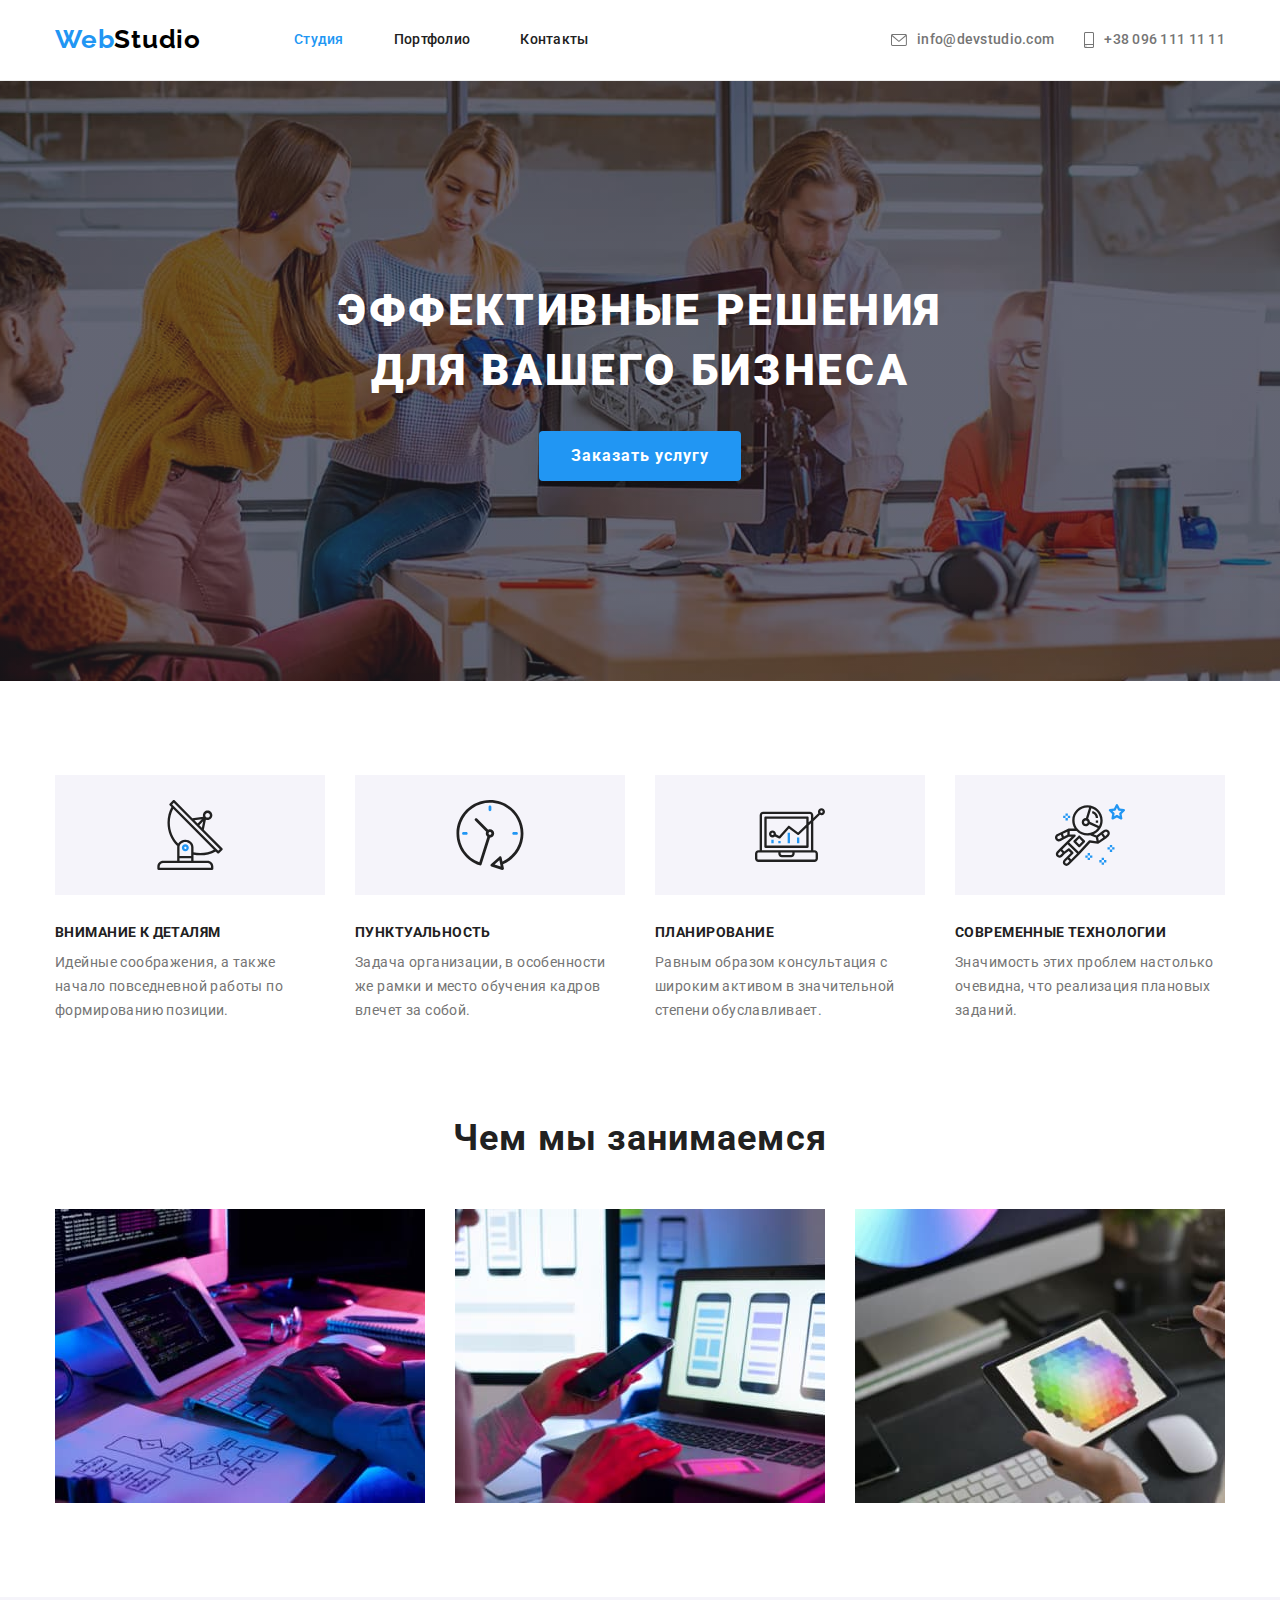
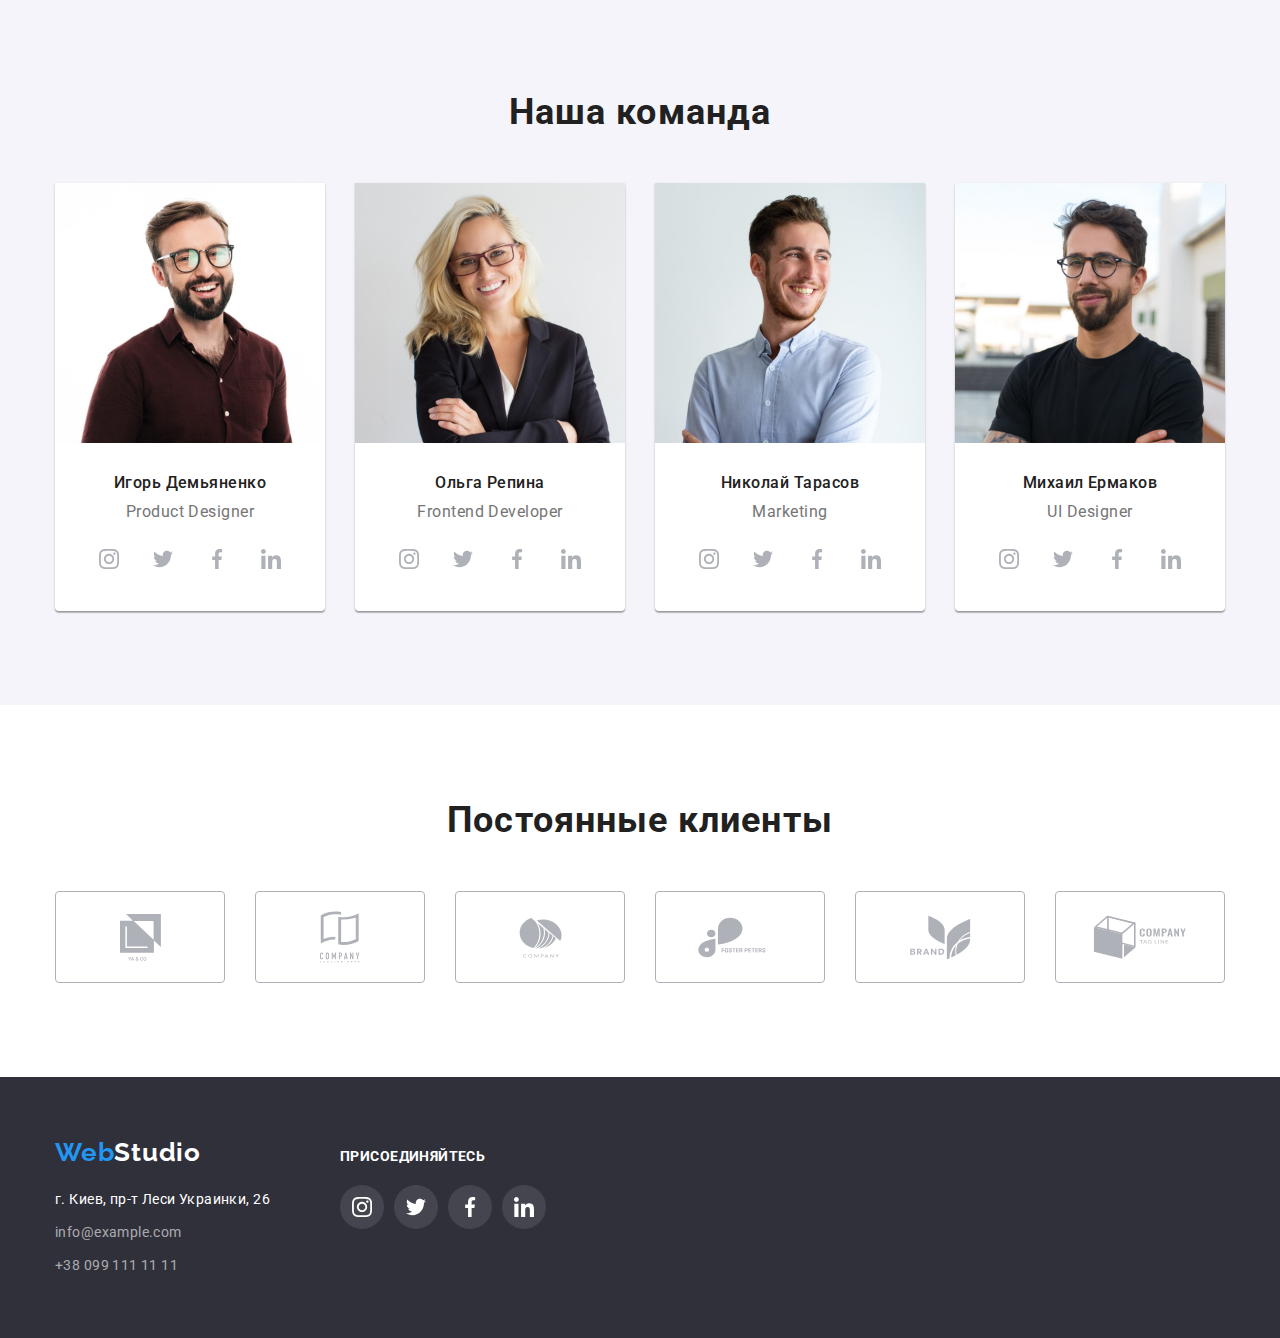
<file: index.html>
<!DOCTYPE html>
<html lang="ru">
  <head>
    <meta charset="UTF-8" />
    <meta http-equiv="X-UA-Compatible" content="IE=edge" />
    <meta name="viewport" content="width=device-width, initial-scale=1.0" />
    <title>Document</title>
    <link rel="preconnect" href="https://fonts.googleapis.com" />
    <link rel="preconnect" href="https://fonts.gstatic.com" crossorigin />
    <link
      href="https://fonts.googleapis.com/css2?family=Raleway:wght@700&family=Roboto:wght@400;500;700;900&display=swap"
      rel="stylesheet"
    />
    <link
      rel="stylesheet"
      href="https://cdnjs.cloudflare.com/ajax/libs/modern-normalize/1.1.0/modern-normalize.min.css"
    />
    <link rel="stylesheet" href="./css/styles.css" />
  </head>
  <body>
    <!--Шапка -->
    <header class="header">
      <div class="container head-comtainer">
        <nav class="navigation">
          <a href="./index.html" class="logo link"><span class="logo-accent">Web</span>Studio</a>
          <ul class="nav-menu list">
            <li class="nav-menu-item"><a href="" class="nav-menu-link link current">Студия</a></li>
            <li class="nav-menu-item">
              <a href="./portfolio.html" class="nav-menu-link link">Портфолио</a>
            </li>
            <li class="nav-menu-item"><a href="" class="nav-menu-link link">Контакты</a></li>
          </ul>
        </nav>
        <ul class="header-contacts list">
          <li class="header-contacts-item">
            <a class="header-contacts-item-link link" href="mailto:info@devstudio.com">
              <svg class="header-icon" width="16px" height="12px">
                <use href="./images/symbol-defs.svg#icon-envelope"></use>
              </svg>
              info@devstudio.com</a
            >
          </li>
          <li class="header-contacts-item">
            <a class="header-contacts-item-link link" href="tel:+380961111111">
              <svg class="header-icon" width="10px" height="16px">
                <use href="./images/symbol-defs.svg#icon-smartphone"></use>
              </svg>
              +38 096 111 11 11</a
            >
          </li>
        </ul>
      </div>
    </header>
    <main>
      <!--Герой -->

      <section class="hero">
        <div class="container">
          <h1 class="hero-title">Эффективные решения для вашего бизнеса</h1>
          <button type="button" class="hero-button">Заказать услугу</button>
        </div>
      </section>

      <!--Наши цели -->
      <section class="features-section section">
        <div class="container">
          <h2 class="section-title hidden">Наши преимущества</h2>
          <ul class="features-list list">
            <li class="features-list-item">
              <div class="features-icon">
                <svg width="70" height="70">
                  <use href="./images/symbol-defs.svg#icon-antenna"></use>
                </svg>
              </div>
              <h3 class="features-title">Внимание к деталям</h3>
              <p class="features-description">
                Идейные соображения, а также начало повседневной работы по формированию позиции.
              </p>
            </li>
            <li class="features-list-item">
              <div class="features-icon">
                <svg width="70" height="70">
                  <use href="./images/symbol-defs.svg#icon-clock"></use>
                </svg>
              </div>
              <h3 class="features-title">Пунктуальность</h3>
              <p class="features-description">
                Задача организации, в особенности же рамки и место обучения кадров влечет за собой.
              </p>
            </li>
            <li class="features-list-item">
              <div class="features-icon">
                <svg width="70" height="70">
                  <use href="./images/symbol-defs.svg#icon-diagram"></use>
                </svg>
              </div>
              <h3 class="features-title">Планирование</h3>
              <p class="features-description">
                Равным образом консультация с широким активом в значительной степени обуславливает.
              </p>
            </li>
            <li class="features-list-item">
              <div class="features-icon">
                <svg width="70" height="70">
                  <use href="./images/symbol-defs.svg#icon-astronaut"></use>
                </svg>
              </div>
              <h3 class="features-title">Современные технологии</h3>
              <p class="features-description">
                Значимость этих проблем настолько очевидна, что реализация плановых заданий.
              </p>
            </li>
          </ul>
        </div>
      </section>

      <!--Чем мы занимаемся -->
      <section class="example-section section">
        <div class="container">
          <h2 class="section-title">Чем мы занимаемся</h2>
          <ul class="example-list list">
            <li class="example-list-item">
              <img
                src="./images/work-exp-1.jpg"
                alt="Фото примера работ 1"
                width="370"
                height="294"
              />
            </li>
            <li class="example-list-item">
              <img
                src="./images/work-exp-2.jpg"
                alt="Фото примера работ 2"
                width="370"
                height="294"
              />
            </li>
            <li class="example-list-item">
              <img
                src="./images/work-exp-3.jpg"
                alt="Фото примера работ 3"
                width="370"
                height="294"
              />
            </li>
          </ul>
        </div>
      </section>

      <!--Наша команда -->
      <section class="team-section section">
        <div class="container">
          <h2 class="section-title">Наша команда</h2>
          <ul class="team-list list">
            <li class="team-list-item">
              <img src="./images/demyanenko.jpg" alt="Фото Игоря Демьяненко" width="270" />
              <div class="stuff-info">
                <h3 class="team-names">Игорь Демьяненко</h3>
                <p class="team-profession">Product Designer</p>

                <ul class="social-links list">
                  <li class="social-links-item">
                    <a href="" class="social-links-link link">
                      <svg class="social-link-icon">
                        <use href="./images/symbol-defs.svg#icon-instagram"></use>
                      </svg>
                    </a>
                  </li>
                  <li class="social-links-item">
                    <a href="" class="social-links-link link">
                      <svg class="social-link-icon">
                        <use href="./images/symbol-defs.svg#icon-twitter"></use>
                      </svg>
                    </a>
                  </li>
                  <li class="social-links-item">
                    <a href="" class="social-links-link link">
                      <svg class="social-link-icon">
                        <use href="./images/symbol-defs.svg#icon-facebook-1"></use>
                      </svg>
                    </a>
                  </li>
                  <li class="social-links-item">
                    <a href="" class="social-links-link link"
                      ><svg class="social-link-icon">
                        <use href="./images/symbol-defs.svg#icon-linkedin"></use>
                      </svg>
                    </a>
                  </li>
                </ul>
              </div>
            </li>
            <li class="team-list-item">
              <img src="./images/repina.jpg" alt="Фото Ольги Репиной" width="270" />
              <div class="stuff-info">
                <h3 class="team-names">Ольга Репина</h3>
                <p class="team-profession">Frontend Developer</p>
                <ul class="social-links list">
                  <li class="social-links-item">
                    <a href="" class="social-links-link link">
                      <svg class="social-link-icon">
                        <use href="./images/symbol-defs.svg#icon-instagram"></use>
                      </svg>
                    </a>
                  </li>
                  <li class="social-links-item">
                    <a href="" class="social-links-link link">
                      <svg class="social-link-icon">
                        <use href="./images/symbol-defs.svg#icon-twitter"></use>
                      </svg>
                    </a>
                  </li>
                  <li class="social-links-item">
                    <a href="" class="social-links-link link">
                      <svg class="social-link-icon">
                        <use href="./images/symbol-defs.svg#icon-facebook-1"></use>
                      </svg>
                    </a>
                  </li>
                  <li class="social-links-item">
                    <a href="" class="social-links-link link"
                      ><svg class="social-link-icon">
                        <use href="./images/symbol-defs.svg#icon-linkedin"></use>
                      </svg>
                    </a>
                  </li>
                </ul>
              </div>
            </li>
            <li class="team-list-item">
              <img src="./images/tarasov.jpg" alt="Фото николая Тарасова" width="270" />
              <div class="stuff-info">
                <h3 class="team-names">Николай Тарасов</h3>
                <p class="team-profession">Marketing</p>
                <ul class="social-links list">
                  <li class="social-links-item">
                    <a href="" class="social-links-link link">
                      <svg class="social-link-icon">
                        <use href="./images/symbol-defs.svg#icon-instagram"></use>
                      </svg>
                    </a>
                  </li>
                  <li class="social-links-item">
                    <a href="" class="social-links-link link">
                      <svg class="social-link-icon">
                        <use href="./images/symbol-defs.svg#icon-twitter"></use>
                      </svg>
                    </a>
                  </li>
                  <li class="social-links-item">
                    <a href="" class="social-links-link link">
                      <svg class="social-link-icon">
                        <use href="./images/symbol-defs.svg#icon-facebook-1"></use>
                      </svg>
                    </a>
                  </li>
                  <li class="social-links-item">
                    <a href="" class="social-links-link link"
                      ><svg class="social-link-icon">
                        <use href="./images/symbol-defs.svg#icon-linkedin"></use>
                      </svg>
                    </a>
                  </li>
                </ul>
              </div>
            </li>
            <li class="team-list-item">
              <img src="./images/ermakov.jpg" alt="Фото михайила Ермакова" width="270" />
              <div class="stuff-info">
                <h3 class="team-names">Михаил Ермаков</h3>
                <p class="team-profession">UI Designer</p>
                <ul class="social-links list">
                  <li class="social-links-item">
                    <a href="" class="social-links-link link">
                      <svg class="social-link-icon">
                        <use href="./images/symbol-defs.svg#icon-instagram"></use>
                      </svg>
                    </a>
                  </li>
                  <li class="social-links-item">
                    <a href="" class="social-links-link link">
                      <svg class="social-link-icon">
                        <use href="./images/symbol-defs.svg#icon-twitter"></use>
                      </svg>
                    </a>
                  </li>
                  <li class="social-links-item">
                    <a href="" class="social-links-link link">
                      <svg class="social-link-icon">
                        <use href="./images/symbol-defs.svg#icon-facebook-1"></use>
                      </svg>
                    </a>
                  </li>
                  <li class="social-links-item">
                    <a href="" class="social-links-link link"
                      ><svg class="social-link-icon">
                        <use href="./images/symbol-defs.svg#icon-linkedin"></use>
                      </svg>
                    </a>
                  </li>
                </ul>
              </div>
            </li>
          </ul>
        </div>
      </section>

      <!-- постоянные клиенты -->
      <section class="clients section">
        <div class="container">
          <h2 class="section-title">Постоянные клиенты</h2>
          <ul class="clients-list list">
            <li>
              <a href="" class="clients-list-link link">
                <svg width="41" height="47">
                  <use href="./images/symbol-defs.svg#icon-group"></use>
                </svg>
              </a>
            </li>
            <li>
              <a href="" class="clients-list-link link">
                <svg width="40" height="52">
                  <use href="./images/symbol-defs.svg#icon-group-1"></use>
                </svg>
              </a>
            </li>
            <li>
              <a href="" class="clients-list-link link">
                <svg width="43" height="41">
                  <use href="./images/symbol-defs.svg#icon-group-2"></use>
                </svg>
              </a>
            </li>
            <li>
              <a href="" class="clients-list-link link">
                <svg width="84" height="41">
                  <use href="./images/symbol-defs.svg#icon-group-5"></use>
                </svg>
              </a>
            </li>
            <li>
              <a href="" class="clients-list-link link">
                <svg width="63" height="45">
                  <use href="./images/symbol-defs.svg#icon-group-3"></use>
                </svg>
              </a>
            </li>
            <li>
              <a href="" class="clients-list-link link">
                <svg width="94" height="44">
                  <use href="./images/symbol-defs.svg#icon-group-4"></use>
                </svg>
              </a>
            </li>
          </ul>
        </div>
      </section>
    </main>

    <!-- Футер -->
    <footer class="footer">
      <div class="footer-container container">
        <div class="footer-address-list">
          <a class="logo-footer link" href="./"><span class="logo-accent">Web</span>Studio</a>
          <address class="footer-address">
            <ul class="footer-address-list list">
              <li class="footer-address-list-item">
                <a
                  class="footer-address-destination link"
                  href=""
                  target="_blank"
                  rel="noopener noreferrer"
                  >г. Киев, пр-т Леси Украинки, 26</a
                >
              </li>
              <li class="footer-address-list-item">
                <a class="footer-contact-link link" href="mailto:info@example.com"
                  >info@example.com</a
                >
              </li>
              <li class="footer-address-list-item">
                <a class="footer-contact-link link" href="tel:+380991111111">+38 099 111 11 11</a>
              </li>
            </ul>
          </address>
        </div>
        <div class="footer-links-list">
          <h2 class="footer-social-title">присоединяйтесь</h2>
          <ul class="footer-social-list list">
            <li>
              <a href="" class="footer-social-link link">
                <svg class="footer-social-icon">
                  <use href="./images/symbol-defs.svg#icon-instagram"></use>
                </svg>
              </a>
            </li>
            <li>
              <a href="" class="footer-social-link link">
                <svg class="footer-social-icon">
                  <use href="./images/symbol-defs.svg#icon-twitter"></use>
                </svg>
              </a>
            </li>
            <li>
              <a href="" class="footer-social-link link">
                <svg class="footer-social-icon">
                  <use href="./images/symbol-defs.svg#icon-facebook-1"></use>
                </svg>
              </a>
            </li>
            <li>
              <a href="" class="footer-social-link link">
                <svg class="footer-social-icon">
                  <use href="./images/symbol-defs.svg#icon-linkedin"></use>
                </svg>
              </a>
            </li>
          </ul>
        </div>
      </div>
    </footer>
  </body>
</html>
</file>
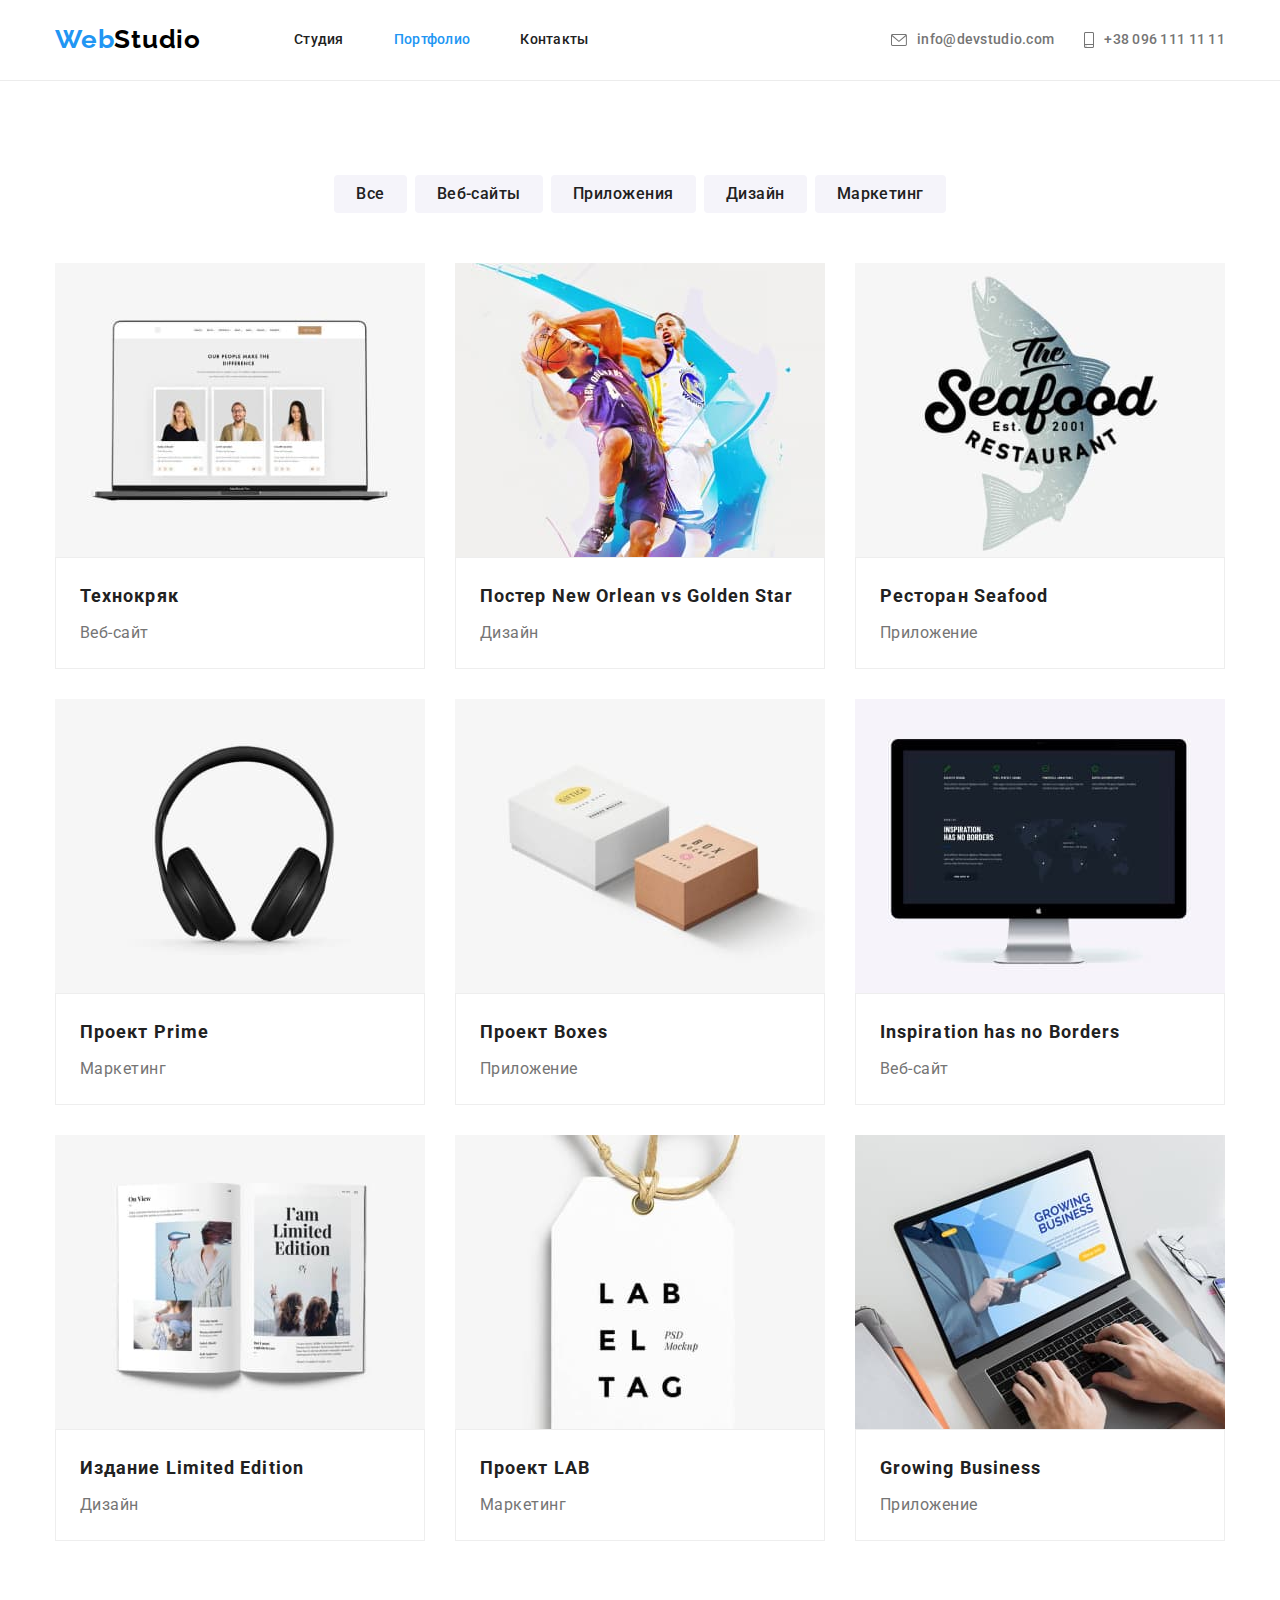
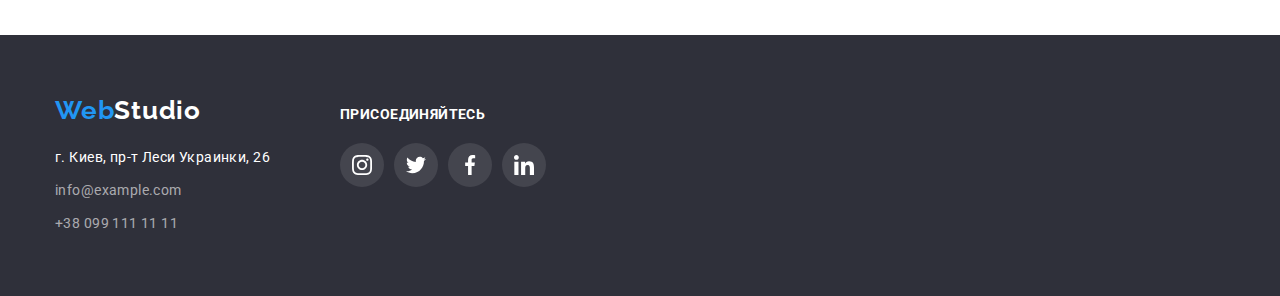
<file: portfolio.html>
<!DOCTYPE html>
<html lang="ru">
  <head>
    <meta charset="UTF-8" />
    <meta http-equiv="X-UA-Compatible" content="IE=edge" />
    <meta name="viewport" content="width=device-width, initial-scale=1.0" />
    <title>Document</title>
    <link rel="preconnect" href="https://fonts.googleapis.com" />
    <link rel="preconnect" href="https://fonts.gstatic.com" crossorigin />
    <link
      href="https://fonts.googleapis.com/css2?family=Raleway:wght@700&family=Roboto:wght@400;500;700;900&display=swap"
      rel="stylesheet"
    />
    <link
      rel="stylesheet"
      href="https://cdnjs.cloudflare.com/ajax/libs/modern-normalize/1.1.0/modern-normalize.min.css"
    />
    <link rel="stylesheet" href="./css/styles.css" />
  </head>
  <body>
    <!--Шапка -->
    <header class="header">
      <div class="container head-comtainer">
        <nav class="navigation">
          <a href="./index.html" class="logo link"><span class="logo-accent">Web</span>Studio</a>
          <ul class="nav-menu list">
            <li class="nav-menu-item">
              <a href="./index.html" class="nav-menu-link link">Студия</a>
            </li>
            <li class="nav-menu-item">
              <a href="./portfolio.html" class="nav-menu-link link current">Портфолио</a>
            </li>
            <li class="nav-menu-item"><a href="" class="nav-menu-link link">Контакты</a></li>
          </ul>
        </nav>
        <ul class="header-contacts list">
          <li class="header-contacts-item">
            <a class="header-contacts-item-link link" href="mailto:info@devstudio.com">
              <svg class="header-icon" width="16px" height="12px">
                <use href="./images/symbol-defs.svg#icon-envelope"></use>
              </svg>
              info@devstudio.com</a
            >
          </li>
          <li class="header-contacts-item">
            <a class="header-contacts-item-link link" href="tel:+380961111111">
              <svg class="header-icon" width="10px" height="16px">
                <use href="./images/symbol-defs.svg#icon-smartphone"></use>
              </svg>
              +38 096 111 11 11</a
            >
          </li>
        </ul>
      </div>
    </header>
    <main>
      <!-- Портфолио -->
      <section class="portfolio section">
        <div class="container">
          <h1 class="portfolio-title hidden">Портфолио</h1>
          <ul class="portfolio-choose-filter list">
            <li class="portfolio-list-choose">
              <button class="portfolio-button-choose" type="button">Все</button>
            </li>
            <li class="portfolio-list-choose">
              <button class="portfolio-button-choose" type="button">Веб-сайты</button>
            </li>
            <li class="portfolio-list-choose">
              <button class="portfolio-button-choose" type="button">Приложения</button>
            </li>
            <li class="portfolio-list-choose">
              <button class="portfolio-button-choose" type="button">Дизайн</button>
            </li>
            <li class="portfolio-list-choose">
              <button class="portfolio-button-choose" type="button">Маркетинг</button>
            </li>
          </ul>

          <ul class="portfolio-categories list">
            <li class="portfolio-categories-list">
              <a class="portfolio-examples-link link" href=""
                ><img
                  src="./images/technokryak.jpg"
                  alt="вэб сайт технокряк"
                  width="370"
                  height="294"
                />
                <div class="work-description">
                  <h2 class="portfolio-examples-title">Технокряк</h2>
                  <p class="portfolio-examples-about">Веб-сайт</p>
                </div>
              </a>
            </li>
            <li class="portfolio-categories-list">
              <a class="portfolio-examples-link link" href=""
                ><img
                  src="./images/poster.jpg"
                  alt="Постер Новый орлеан"
                  width="370"
                  height="294"
                />
                <div class="work-description">
                  <h2 class="portfolio-examples-title">Постер New Orlean vs Golden Star</h2>
                  <p class="portfolio-examples-about">Дизайн</p>
                </div>
              </a>
            </li>
            <li class="portfolio-categories-list">
              <a class="portfolio-examples-link link" href=""
                ><img
                  src="./images/seafood-restaurant.jpg"
                  alt="ресторан сифуд"
                  width="370"
                  height="294"
                />
                <div class="work-description">
                  <h2 class="portfolio-examples-title">Ресторан Seafood</h2>
                  <p class="portfolio-examples-about">Приложение</p>
                </div>
              </a>
            </li>
            <li class="portfolio-categories-list">
              <a class="portfolio-examples-link link" href=""
                ><img
                  src="./images/project-prime.jpg"
                  alt="Проект Прайм"
                  width="370"
                  height="294"
                />
                <div class="work-description">
                  <h2 class="portfolio-examples-title">Проект Prime</h2>
                  <p class="portfolio-examples-about">Маркетинг</p>
                </div>
              </a>
            </li>
            <li class="portfolio-categories-list">
              <a class="portfolio-examples-link link" href=""
                ><img
                  src="./images/project-boxes.jpg"
                  alt="проект боксес"
                  width="370"
                  height="294"
                />
                <div class="work-description">
                  <h2 class="portfolio-examples-title">Проект Boxes</h2>
                  <p class="portfolio-examples-about">Приложение</p>
                </div>
              </a>
            </li>
            <li class="portfolio-categories-list">
              <a class="portfolio-examples-link link" href=""
                ><img
                  src="./images/inspirations.jpg"
                  alt="сайт вдохновление не имеет границ"
                  width="370"
                  height="294"
                />
                <div class="work-description">
                  <h2 class="portfolio-examples-title">Inspiration has no Borders</h2>
                  <p class="portfolio-examples-about">Веб-сайт</p>
                </div>
              </a>
            </li>
            <li class="portfolio-categories-list">
              <a class="portfolio-examples-link link" href=""
                ><img
                  src="./images/limited-edition.jpg"
                  alt="издание Лимитед эдишн"
                  width="370"
                  height="294"
                />
                <div class="work-description">
                  <h2 class="portfolio-examples-title">Издание Limited Edition</h2>
                  <p class="portfolio-examples-about">Дизайн</p>
                </div>
              </a>
            </li>
            <li class="portfolio-categories-list">
              <a class="portfolio-examples-link link" href=""
                ><img src="./images/projec-lab.jpg" alt="Проект лаб" width="370" height="294" />
                <div class="work-description">
                  <h2 class="portfolio-examples-title">Проект LAB</h2>
                  <p class="portfolio-examples-about">Маркетинг</p>
                </div>
              </a>
            </li>
            <li class="portfolio-categories-list">
              <a class="portfolio-examples-link link" href=""
                ><img
                  src="./images/growing-business.jpg"
                  alt="Приложение роста бизнеса"
                  width="370"
                  height="294"
                />
                <div class="work-description">
                  <h2 class="portfolio-examples-title">Growing Business</h2>
                  <p class="portfolio-examples-about">Приложение</p>
                </div>
              </a>
            </li>
          </ul>
        </div>
      </section>
    </main>
    <!-- Футер -->
    <footer class="footer">
      <div class="footer-container container">
        <div class="footer-address-list">
          <a class="logo-footer link" href="./"><span class="logo-accent">Web</span>Studio</a>
          <address class="footer-address">
            <ul class="footer-address-list list">
              <li class="footer-address-list-item">
                <a
                  class="footer-address-destination link"
                  href=""
                  target="_blank"
                  rel="noopener noreferrer"
                  >г. Киев, пр-т Леси Украинки, 26</a
                >
              </li>
              <li class="footer-address-list-item">
                <a class="footer-contact-link link" href="mailto:info@example.com"
                  >info@example.com</a
                >
              </li>
              <li class="footer-address-list-item">
                <a class="footer-contact-link link" href="tel:+380991111111">+38 099 111 11 11</a>
              </li>
            </ul>
          </address>
        </div>
        <div class="footer-links-list">
          <h2 class="footer-social-title">присоединяйтесь</h2>
          <ul class="footer-social-list list">
            <li>
              <a href="" class="footer-social-link link">
                <svg class="footer-social-icon">
                  <use href="./images/symbol-defs.svg#icon-instagram"></use>
                </svg>
              </a>
            </li>
            <li>
              <a href="" class="footer-social-link link">
                <svg class="footer-social-icon">
                  <use href="./images/symbol-defs.svg#icon-twitter"></use>
                </svg>
              </a>
            </li>
            <li>
              <a href="" class="footer-social-link link">
                <svg class="footer-social-icon">
                  <use href="./images/symbol-defs.svg#icon-facebook-1"></use>
                </svg>
              </a>
            </li>
            <li>
              <a href="" class="footer-social-link link">
                <svg class="footer-social-icon">
                  <use href="./images/symbol-defs.svg#icon-linkedin"></use>
                </svg>
              </a>
            </li>
          </ul>
        </div>
      </div>
    </footer>
  </body>
</html>
</file>
<file: css/styles.css>
/* background
head #FFFFFF
hero #2F303A
наши цели #FFFFFF
Чем мы занимаемся #FFFFFF
Наша команда #F5F4FA
footer #2F303A
*/

/* head
logo #2196F3 + #000000 Raleway bold 26
ссылки навигации #212121 Roboto 14 medium
ссылки навигации hover #2196F3 Roboto 14 medium

mail+ phone
#757575 Roboto 14 medium
mail+ phone hover #2196F3 Roboto 14 medium
*/

/*  hero

main text #FFFFFF Roboto 44 black
button text #FFFFFF Roboto 16 Bold
button background #2196F3

*/

/* Features  Наши цели

заголовок features (скроется) #212121 Roboto Bold 36  
Заголовки #212121 Roboto Bold 14
Paragraph #757575 Roboto regular 14

*/

/* 
Чем мы занимаемся
Заголовок #212121 Roboto Bold 36
*/

/* Наша команда

Заголовок #212121 Roboto Bold 36
name #212121 Roboto medium 16
profession #757575 Roboto regular 16

*/

/* Footer
logo #2196F3 + #FFFFFF Raleway bold 26
address #FFFFFF Roboto regular 14
contacts rgba(255, 255, 255, 0.6) Roboto regular 14
*/
/* описание переменных */
:root {
  --primary-text-color: #212121;
  --primary-white-color: #ffffff;
  --dark-bg-color: #2f303a;
  --gray-bg-color: #f5f4fa;
  --secondary-text-color: #757575;
  --accent-color: #2196f3;
  /* --main-font: 'Roboto', sans-serif; */
}
.vis {
  outline: 2px solid tomato;
}
body {
  background-color: var(--primary-white-color);
  color: var(--primary-text-color);
  font-family: roboto, sans-serif;
  font-style: normal;
  font-weight: 400;
}
h1,
h2,
h3,
h4,
h5,
h6,
p {
  margin-top: 0px;
  margin-bottom: 0px;
}

img {
  display: block;
}

ul {
  margin-top: 0px;
  margin-bottom: 0px;
  padding-left: 0px;
}

.container {
  width: 1200px;
  padding-left: 15px;
  padding-right: 15px;
  margin: 0 auto;
}

.section {
  padding-top: 94px;
  padding-bottom: 94px;
}

.hidden {
  position: absolute;
  width: 1px;
  height: 1px;
  margin: -1px;
  padding: 0;
  overflow: hidden;
  border: 0;
  clip: rect(0 0 0 0);
}
.list {
  list-style: none;
}

.link {
  text-decoration: none;
}

.logo-accent {
  color: var(--accent-color);
}
.section-title {
  margin-bottom: 50px;

  font-weight: 700;
  font-size: 36px;
  line-height: 1.17;
  text-align: center;
  letter-spacing: 0.03em;
}

/* header */

.logo {
  font-family: Raleway, sans-serif;
  font-weight: 700;
  font-size: 26px;
  line-height: 1.2;
  letter-spacing: 0.03em;
  color: #000000;
  margin-right: 93px;
}
.header {
  padding-top: 24px;
  padding-bottom: 25px;
  border-bottom: 1px solid #ececec;
}
.head-comtainer {
  display: flex;
  align-items: center;
}
.navigation {
  display: flex;
  align-items: center;
}
.nav-menu {
  display: flex;
  /* font-size: 14px; */
}

.nav-menu-item:not(:last-child) {
  margin-right: 50px;
}
.header-contacts {
  display: flex;
  margin-left: auto;
  align-items: center;
}
.header-contacts-item:not(:last-child) {
  margin-right: 30px;
}
.nav-menu-link {
  font-weight: 500;
  font-size: 14px;
  line-height: 1.14;
  letter-spacing: 0.02em;

  color: var(--primary-text-color);
}

.nav-menu-link:hover,
.nav-menu-link:focus {
  color: var(--accent-color);
}
.current {
  color: var(--accent-color);
}

.header-contacts-item-link {
  display: flex;
  align-items: center;
  font-weight: 500;
  font-size: 14px;
  line-height: 1.14;
  letter-spacing: 0.02em;

  color: var(--secondary-text-color);
}
.header-icon {
  margin-right: 10px;
  fill: currentColor;
}
.header-contacts-item-link:hover,
.header-contacts-item-link:focus {
  color: var(--accent-color);
}
/* end of header */

/* Hero */
/* .hero-overlay {
  max-width: 1600 px;
  max-height: 600px;
  outline: 1px solid tomato;
  margin-left: auto;
  margin-right: auto;
  background-image: url(../images/hero-background.jpg);
  background-image: linear-gradient(to right, rgba (255, 0, 0, 0.5));
  background-image: linear-gradient (to rignt, rgb(255, 0, 0), rgb(0, 0, 255));
  background-size: cover;
  background-repeat: no-repeat;
  background-position: center;
} */

.hero {
  background-image: linear-gradient(rgba(47, 48, 58, 0.4), rgba(47, 48, 58, 0.4)),
    url(../images/hero-background.jpg);
  background-size: cover;
  background-repeat: no-repeat;
  background-position: center;
  max-width: 1600px;

  background-color: var(--dark-bg-color);
  /* align-items: center; */
  text-align: center;
  padding-top: 200px;
  padding-bottom: 200px;
  margin: 0 auto;
}

.hero-title {
  display: block;
  max-width: 696px;
  margin-right: auto;
  margin-left: auto;
  margin-bottom: 30px;

  font-weight: 900;
  font-size: 44px;
  line-height: 1.36;
  text-align: center;
  letter-spacing: 0.06em;
  text-transform: uppercase;

  color: var(--primary-white-color);
}

.hero-button {
  padding: 10px 32px;
  border-radius: 4px;
  border: 0;

  font-family: roboto, sans-serif;
  font-weight: 700;
  font-size: 16px;
  line-height: 1.88;
  letter-spacing: 0.06em;

  color: var(--primary-white-color);
  background-color: var(--accent-color);
  box-shadow: 0px 4px 4px rgba(0, 0, 0, 0.15);
  cursor: pointer;
}

.hero-button:hover,
.hero-button:focus {
  background-color: #188ce8;
}
/* End of hero */

/* our features */
.features-section {
  background-color: var(--primary-white-color);
  padding-bottom: 47px;
}
.features-icon {
  display: flex;
  justify-content: center;
  align-items: center;
  width: 270px;
  height: 120px;
  margin-bottom: 30px;
  background-color: var(--gray-bg-color);
}
.features-list {
  display: flex;
  flex-wrap: wrap;
  margin-top: -30px;
  margin-left: -30px;
  border: none;
}

.features-list-item {
  margin-top: 30px;
  margin-left: 30px;
  /* width: 270px; */
  flex-basis: calc((100% - 120px) / 4);
  /*120=30+30+30 (отступы справа) + (15+15) паддинги секии слева и справа */
}

.features-title {
  margin-bottom: 10px;

  font-weight: 700;
  font-size: 14px;
  line-height: 1.14;
  letter-spacing: 0.03em;
  text-transform: uppercase;
}

.features-description {
  /* max-width: 270px; */

  font-weight: 400;
  font-size: 14px;
  line-height: 1.71;
  letter-spacing: 0.03em;

  color: var(--secondary-text-color);
}
/* end of out features */

/* example section */
.example-section {
  padding-top: 47px;
}
.example-list {
  display: flex;
  flex-wrap: wrap;
  margin-left: -30px;
  margin-top: -30px;
}

.example-list-item {
  margin-left: 30px;
  margin-top: 30px;
  flex-basis: calc((100% - 90px) / 3);
}

/* end of example section */

/* our team */

.team-list {
  display: flex;
  flex-wrap: wrap;
  margin-top: -30px;
  margin-left: -30px;
}
.social-links {
  margin-top: 16px;
  display: flex;
  justify-content: space-between;
}
.social-links-link {
  display: flex;
  justify-content: center;
  align-items: center;
  width: 44px;
  height: 44px;
  border-radius: 50%;
  /* background-color: transparent; */
  fill: #afb1b8;
}

.social-links-link:hover,
.social-links-link:focus {
  fill: #ffffff;
  background-color: var(--accent-color);
}

.social-link-icon {
  width: 20px;
  height: 20px;
}
.team-list-item {
  margin-top: 30px;
  margin-left: 30px;
  /* width: 270px; */
  background-color: var(--primary-white-color);
  flex-basis: calc((100% - 120px) / 4);
  box-shadow: 0px 1px 3px rgba(0, 0, 0, 0.12), 0px 1px 1px rgba(0, 0, 0, 0.14),
    0px 2px 1px rgba(0, 0, 0, 0.2);
  border-radius: 0px 0px 4px 4px;
}
.stuff-info {
  padding-top: 30px;
  padding-bottom: 30px;
  padding-left: 32px;
  padding-right: 32px;
}

.team-section {
  background-color: var(--gray-bg-color);
  padding-bottom: 94px;
}
.team-names {
  font-weight: 500;
  font-size: 16px;
  line-height: 1.19;
  text-align: center;
  letter-spacing: 0.03em;
}

.team-profession {
  margin-top: 10px;

  font-weight: 400;
  font-size: 16px;
  line-height: 1.19;
  text-align: center;
  letter-spacing: 0.03em;
  color: var(--secondary-text-color);
}
/* end of our team */

/* Clients */
.clients-list {
  display: flex;
  justify-content: space-between;
}

.clients-list-link {
  display: flex;
  justify-content: center;
  align-items: center;
  width: 170px;
  height: 92px;
  border: 1px solid #afb1b8;
  border-radius: 4px;
  fill: #afb1b8;
}

.clients-list-link:hover,
.clients-list-link:focus {
  fill: var(--accent-color);
  border: 1px solid var(--accent-color);
}
/* end of clients */

/* footer */
.footer-links-list {
  margin-left: 70px;
  width: 206px;
  height: 80px;
}
.footer-container {
  display: flex;
  align-items: baseline;
}
.footer {
  background-color: var(--dark-bg-color);
  padding-top: 60px;
  padding-bottom: 60px;
}
.footer-social-title {
  font-family: Roboto;
  font-style: normal;
  font-weight: 700;
  font-size: 14px;
  line-height: 1.14;
  letter-spacing: 0.03em;
  text-transform: uppercase;
  color: var(--primary-white-color);
}
.footer-social-list {
  display: flex;
  justify-content: space-between;
  margin-top: 20px;
}
.footer-social-link {
  display: flex;
  justify-content: center;
  align-items: center;
  width: 44px;
  height: 44px;
  border-radius: 50%;
  background-color: rgba(255, 255, 255, 0.1);
  fill: #ffffff;
}
.footer-social-link:hover,
.footer-social-link:focus {
  background-color: var(--accent-color);
}

.footer-social-icon {
  width: 20px;
  height: 20px;
}

.logo-footer {
  display: block;
  margin-bottom: 20px;

  font-family: Raleway, sans-serif;
  font-weight: 700;
  font-size: 26px;
  line-height: 1.2;
  letter-spacing: 0.03em;
  color: #ffffff;
}
.footer-address {
  font-style: normal;
}
.footer-address-list-item:not(:last-child) {
  margin-bottom: 9px;
}

.footer-address-destination {
  /* font-weight: 400; */

  font-size: 14px;
  line-height: 1.71;
  letter-spacing: 0.03em;
  color: var(--primary-white-color);
}
.footer-address-destination:hover,
footer-address-destination:focus {
  color: var(--accent-color);
}
.footer-contact-link {
  /* font-weight: 400; */
  font-size: 14px;
  line-height: 1.71;
  letter-spacing: 0.03em;

  color: rgba(255, 255, 255, 0.6);
}

.footer-contact-link:hover,
.footer-contact-link:focus {
  color: var(--accent-color);
}
/* end of footer */

/* PORTFOLIO PAGE */

/* main */
.portfolio {
  background-color: var(--primary-white-color);
}
.portfolio-choose-filter {
  display: flex;
  justify-content: center;
  margin-bottom: 50px;
}
.portfolio-list-choose:not(:last-child) {
  margin-right: 8px;
}

.portfolio-button-choose {
  padding: 6px 22px;
  border: none;
  border-radius: 4px;

  font-family: roboto, sans-serif;
  font-weight: 500;
  font-size: 16px;
  line-height: 1.62;
  text-align: center;
  letter-spacing: 0.03em;

  color: var(--primary-text-color);
  background-color: var(--gray-bg-color);

  cursor: pointer;
}

.portfolio-button-choose:hover,
.portfolio-button-choose:focus {
  color: var(--primary-white-color);
  background-color: var(--accent-color);
  box-shadow: 0px 3px 1px rgba(0, 0, 0, 0.1), 0px 1px 2px rgba(0, 0, 0, 0.08),
    0px 2px 2px rgba(0, 0, 0, 0.12);
  border-radius: 4px;
}

.portfolio-examples-link {
  display: block;
}
.portfolio-examples-link:hover,
.portfolio-examples-link:focus {
  box-shadow: 0px 1px 1px rgba(0, 0, 0, 0.12), 0px 4px 4px rgba(0, 0, 0, 0.06),
    1px 4px 6px rgba(0, 0, 0, 0.16);
}
.portfolio-categories {
  display: flex;
  flex-wrap: wrap;
  margin-top: -30px;
  margin-left: -30px;
}
.portfolio-categories-list {
  margin-top: 30px;
  margin-left: 30px;
  flex-basis: calc((100% - 90px) / 3);
}

.work-description {
  padding: 20px 24px;
  background-color: var(--primary-white-color);
  border: 1px solid #eeeeee;
}
.portfolio-examples-title {
  margin-bottom: 4px;
}

.portfolio-examples-title {
  font-weight: 700;
  font-size: 18px;
  line-height: 2;
  letter-spacing: 0.06em;

  color: var(--primary-text-color);
}
.portfolio-examples-about {
  font-weight: normal;
  font-size: 16px;
  line-height: 1.87;
  letter-spacing: 0.03em;

  color: var(--secondary-text-color);
}

/* end of main */
</file>
